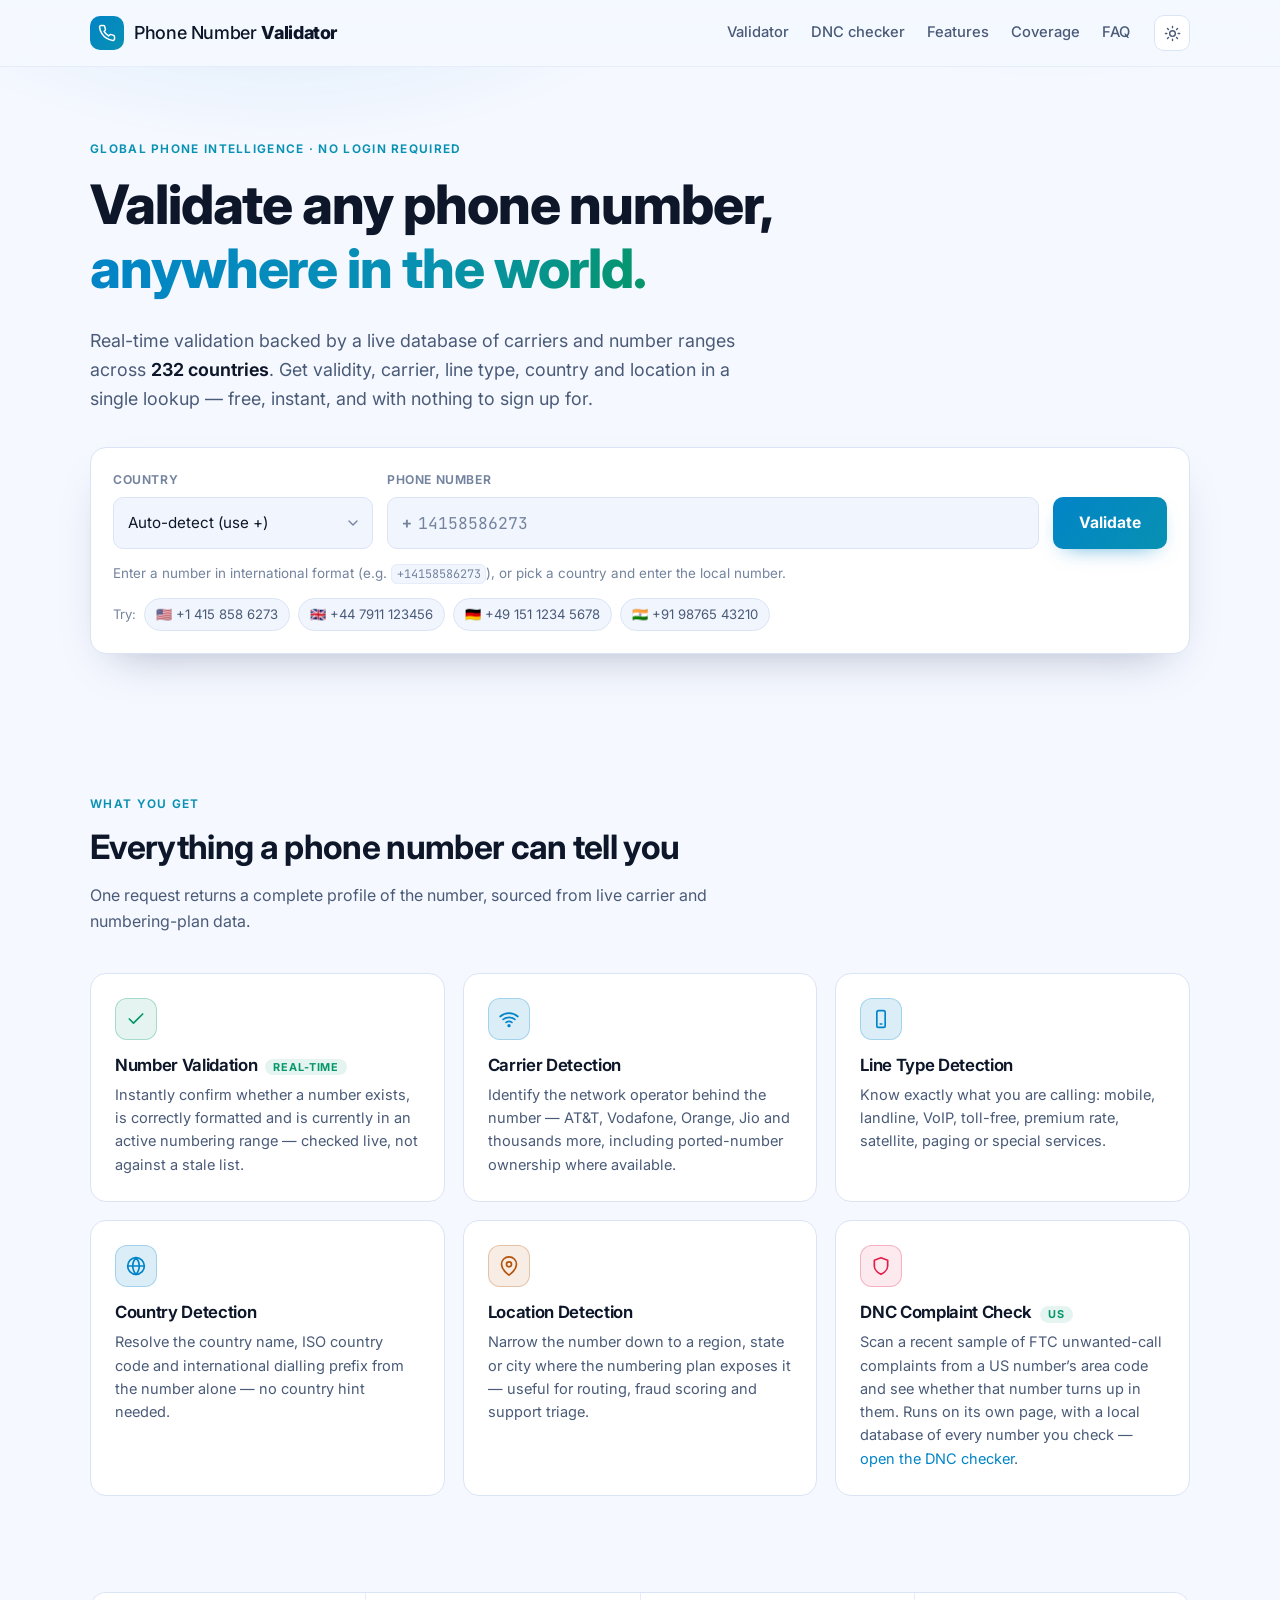
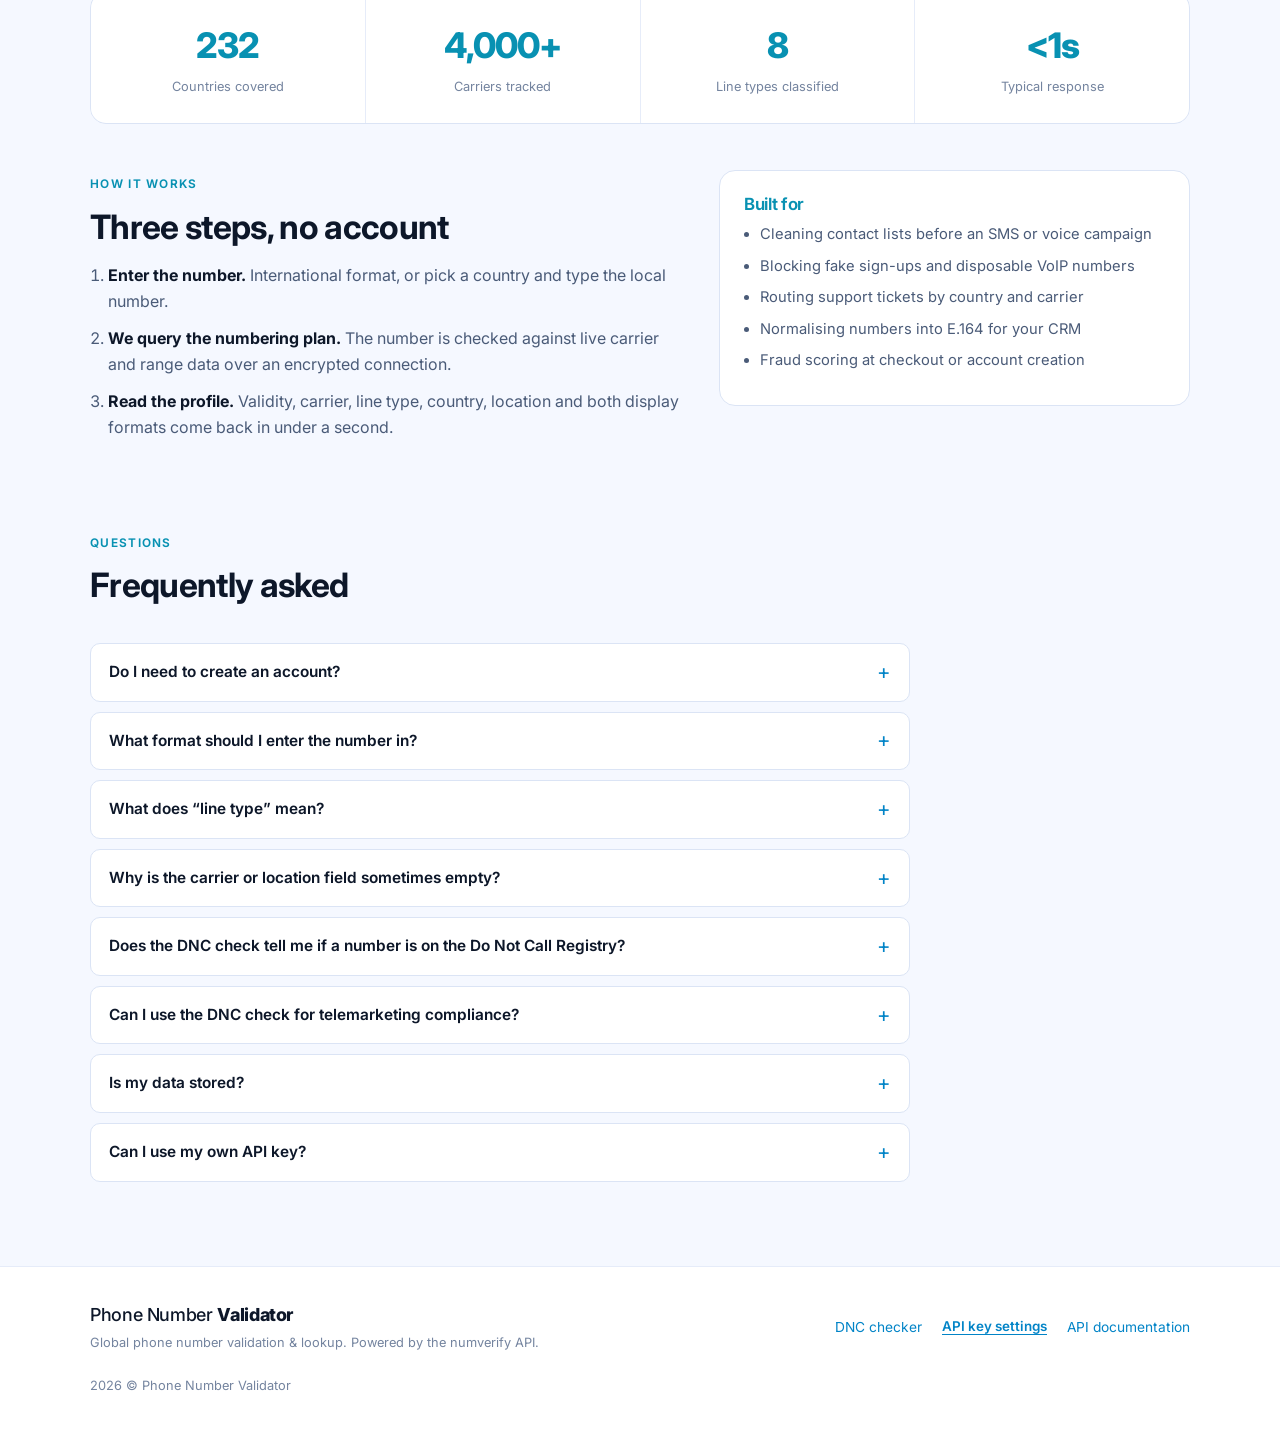
<file: index.html>
<!DOCTYPE html>
<html lang="en">
<head>
<meta charset="utf-8">
<meta name="viewport" content="width=device-width, initial-scale=1">
<title>Phone Number Validator — Global Validation &amp; Lookup</title>
<meta name="description" content="Free global phone number validation and lookup. Real-time validation with carrier detection, line type, country and location data. No login required.">
<meta name="theme-color" content="#0b1120">
<meta property="og:title" content="Phone Number Validator — Global Validation &amp; Lookup">
<meta property="og:description" content="Validate any phone number worldwide in real time. Carrier, line type, country and location detection. No signup.">
<meta property="og:type" content="website">
<link rel="icon" href="data:image/svg+xml,<svg xmlns='http://www.w3.org/2000/svg' viewBox='0 0 100 100'><text y='.9em' font-size='90'>&#128222;</text></svg>">
<link rel="preconnect" href="https://fonts.googleapis.com">
<link rel="preconnect" href="https://fonts.gstatic.com" crossorigin>
<link href="https://fonts.googleapis.com/css2?family=Inter:wght@400;500;600;700;800&family=JetBrains+Mono:wght@400;600&display=swap" rel="stylesheet">
<link rel="stylesheet" href="assets/css/styles.css">
</head>
<body>

<a class="skip-link" href="#validator">Skip to validator</a>

<header class="site-header">
  <div class="wrap header-inner">
    <a class="brand" href="#top">
      <span class="brand-mark" aria-hidden="true">
        <svg viewBox="0 0 24 24" fill="none" stroke="currentColor" stroke-width="2" stroke-linecap="round" stroke-linejoin="round">
          <path d="M22 16.92v3a2 2 0 0 1-2.18 2 19.79 19.79 0 0 1-8.63-3.07 19.5 19.5 0 0 1-6-6A19.79 19.79 0 0 1 2.09 4.18 2 2 0 0 1 4.11 2h3a2 2 0 0 1 2 1.72c.13.96.36 1.9.7 2.81a2 2 0 0 1-.45 2.11L8.09 9.91a16 16 0 0 0 6 6l1.27-1.27a2 2 0 0 1 2.11-.45c.9.34 1.85.57 2.81.7A2 2 0 0 1 22 16.92z"/>
        </svg>
      </span>
      <span class="brand-text">Phone Number <strong>Validator</strong></span>
    </a>

    <nav class="site-nav" aria-label="Primary">
      <a href="#validator">Validator</a>
      <a href="dnc.html">DNC checker</a>
      <a href="#features">Features</a>
      <a href="#coverage">Coverage</a>
      <a href="#faq">FAQ</a>
    </nav>

    <div class="header-actions">
      <button id="themeToggle" class="icon-btn" type="button" aria-label="Toggle colour theme" title="Toggle colour theme">
        <svg class="icon-moon" viewBox="0 0 24 24" fill="none" stroke="currentColor" stroke-width="2" stroke-linecap="round" stroke-linejoin="round"><path d="M21 12.79A9 9 0 1 1 11.21 3 7 7 0 0 0 21 12.79z"/></svg>
        <svg class="icon-sun" viewBox="0 0 24 24" fill="none" stroke="currentColor" stroke-width="2" stroke-linecap="round" stroke-linejoin="round"><circle cx="12" cy="12" r="4"/><path d="M12 2v2M12 20v2M4.9 4.9l1.4 1.4M17.7 17.7l1.4 1.4M2 12h2M20 12h2M4.9 19.1l1.4-1.4M17.7 6.3l1.4-1.4"/></svg>
      </button>
    </div>
  </div>
</header>

<main id="top">

  <!-- ============ HERO / VALIDATOR ============ -->
  <section class="hero" id="validator">
    <div class="hero-glow" aria-hidden="true"></div>
    <div class="wrap">
      <div class="hero-copy">
        <span class="eyebrow">Global phone intelligence · No login required</span>
        <h1>Validate any phone number,<br><span class="grad">anywhere in the world.</span></h1>
        <p class="lede">
          Real-time validation backed by a live database of carriers and number ranges across
          <strong>232 countries</strong>. Get validity, carrier, line type, country and location
          in a single lookup — free, instant, and with nothing to sign up for.
        </p>
      </div>

      <form class="lookup-card" id="lookupForm" novalidate>
        <div class="lookup-row">
          <div class="field field-country">
            <label for="countrySelect">Country</label>
            <div class="select-wrap">
              <select id="countrySelect" name="country">
                <option value="">Auto-detect (use +)</option>
              </select>
              <svg class="chev" viewBox="0 0 24 24" fill="none" stroke="currentColor" stroke-width="2" stroke-linecap="round" stroke-linejoin="round" aria-hidden="true"><path d="M6 9l6 6 6-6"/></svg>
            </div>
          </div>

          <div class="field field-number">
            <label for="numberInput">Phone number</label>
            <div class="input-wrap">
              <span class="prefix" id="dialPrefix" aria-hidden="true">+</span>
              <input id="numberInput" name="number" type="tel" inputmode="tel"
                     autocomplete="tel" spellcheck="false"
                     placeholder="14158586273" aria-describedby="inputHint">
              <button type="button" class="clear-btn" id="clearBtn" aria-label="Clear number" hidden>
                <svg viewBox="0 0 24 24" fill="none" stroke="currentColor" stroke-width="2" stroke-linecap="round"><path d="M18 6L6 18M6 6l12 12"/></svg>
              </button>
            </div>
          </div>

          <button class="btn-primary" id="submitBtn" type="submit">
            <span class="btn-label">Validate</span>
            <span class="spinner" aria-hidden="true"></span>
          </button>
        </div>

        <p class="hint" id="inputHint">
          Enter a number in international format (e.g. <code>+14158586273</code>), or pick a country and
          enter the local number.
        </p>

        <div class="samples">
          <span>Try:</span>
          <button type="button" class="chip" data-sample="14158586273">🇺🇸 +1 415 858 6273</button>
          <button type="button" class="chip" data-sample="447911123456">🇬🇧 +44 7911 123456</button>
          <button type="button" class="chip" data-sample="4915112345678">🇩🇪 +49 151 1234 5678</button>
          <button type="button" class="chip" data-sample="919876543210">🇮🇳 +91 98765 43210</button>
        </div>
      </form>

      <!-- results -->
      <div id="resultRegion" class="result-region" aria-live="polite" aria-atomic="false"></div>
    </div>
  </section>

  <!-- ============ HISTORY ============ -->
  <section class="history-section wrap" id="historySection" hidden>
    <div class="section-head-sm">
      <h2>Recent lookups</h2>
      <button type="button" class="link-btn" id="clearHistory">Clear history</button>
    </div>
    <div class="history-grid" id="historyGrid"></div>
    <p class="micro">Stored only in this browser — never uploaded anywhere.</p>
  </section>

  <!-- ============ FEATURES ============ -->
  <section class="features" id="features">
    <div class="wrap">
      <div class="section-head">
        <span class="eyebrow">What you get</span>
        <h2>Everything a phone number can tell you</h2>
        <p>One request returns a complete profile of the number, sourced from live carrier and numbering-plan data.</p>
      </div>

      <div class="feature-grid">
        <article class="feature">
          <span class="feat-icon i-check" aria-hidden="true">
            <svg viewBox="0 0 24 24" fill="none" stroke="currentColor" stroke-width="2" stroke-linecap="round" stroke-linejoin="round"><path d="M20 6L9 17l-5-5"/></svg>
          </span>
          <h3>Number Validation <em>Real-time</em></h3>
          <p>Instantly confirm whether a number exists, is correctly formatted and is currently in an active numbering range — checked live, not against a stale list.</p>
        </article>

        <article class="feature">
          <span class="feat-icon i-carrier" aria-hidden="true">
            <svg viewBox="0 0 24 24" fill="none" stroke="currentColor" stroke-width="2" stroke-linecap="round" stroke-linejoin="round"><path d="M5 12.55a11 11 0 0 1 14.08 0M1.42 9a16 16 0 0 1 21.16 0M8.53 16.11a6 6 0 0 1 6.95 0"/><circle cx="12" cy="20" r="1"/></svg>
          </span>
          <h3>Carrier Detection</h3>
          <p>Identify the network operator behind the number — AT&amp;T, Vodafone, Orange, Jio and thousands more, including ported-number ownership where available.</p>
        </article>

        <article class="feature">
          <span class="feat-icon i-line" aria-hidden="true">
            <svg viewBox="0 0 24 24" fill="none" stroke="currentColor" stroke-width="2" stroke-linecap="round" stroke-linejoin="round"><rect x="7" y="2" width="10" height="20" rx="2"/><path d="M11 18h2"/></svg>
          </span>
          <h3>Line Type Detection</h3>
          <p>Know exactly what you are calling: mobile, landline, VoIP, toll-free, premium rate, satellite, paging or special services.</p>
        </article>

        <article class="feature">
          <span class="feat-icon i-globe" aria-hidden="true">
            <svg viewBox="0 0 24 24" fill="none" stroke="currentColor" stroke-width="2" stroke-linecap="round" stroke-linejoin="round"><circle cx="12" cy="12" r="10"/><path d="M2 12h20M12 2a15.3 15.3 0 0 1 4 10 15.3 15.3 0 0 1-4 10 15.3 15.3 0 0 1-4-10 15.3 15.3 0 0 1 4-10z"/></svg>
          </span>
          <h3>Country Detection</h3>
          <p>Resolve the country name, ISO country code and international dialling prefix from the number alone — no country hint needed.</p>
        </article>

        <article class="feature">
          <span class="feat-icon i-pin" aria-hidden="true">
            <svg viewBox="0 0 24 24" fill="none" stroke="currentColor" stroke-width="2" stroke-linecap="round" stroke-linejoin="round"><path d="M21 10c0 7-9 13-9 13s-9-6-9-13a9 9 0 0 1 18 0z"/><circle cx="12" cy="10" r="3"/></svg>
          </span>
          <h3>Location Detection</h3>
          <p>Narrow the number down to a region, state or city where the numbering plan exposes it — useful for routing, fraud scoring and support triage.</p>
        </article>

        <article class="feature">
          <span class="feat-icon i-shield" aria-hidden="true">
            <svg viewBox="0 0 24 24" fill="none" stroke="currentColor" stroke-width="2" stroke-linecap="round" stroke-linejoin="round"><path d="M12 22s8-4 8-10V5l-8-3-8 3v7c0 6 8 10 8 10z"/></svg>
          </span>
          <h3>DNC Complaint Check <em>US</em></h3>
          <p>Scan a recent sample of FTC unwanted-call complaints from a US number’s area code and see whether that number turns up in them. Runs on its own page, with a local database of every number you check — <a href="dnc.html">open the DNC checker</a>.</p>
        </article>
      </div>
    </div>
  </section>

  <!-- ============ COVERAGE / STATS ============ -->
  <section class="coverage" id="coverage">
    <div class="wrap">
      <div class="stats">
        <div class="stat"><span class="stat-num" data-count="232">232</span><span class="stat-label">Countries covered</span></div>
        <div class="stat"><span class="stat-num" data-count="4000">4,000+</span><span class="stat-label">Carriers tracked</span></div>
        <div class="stat"><span class="stat-num" data-count="8">8</span><span class="stat-label">Line types classified</span></div>
        <div class="stat"><span class="stat-num">&lt;1s</span><span class="stat-label">Typical response</span></div>
      </div>

      <div class="coverage-body">
        <div>
          <span class="eyebrow">How it works</span>
          <h2>Three steps, no account</h2>
          <ol class="steps">
            <li><strong>Enter the number.</strong> International format, or pick a country and type the local number.</li>
            <li><strong>We query the numbering plan.</strong> The number is checked against live carrier and range data over an encrypted connection.</li>
            <li><strong>Read the profile.</strong> Validity, carrier, line type, country, location and both display formats come back in under a second.</li>
          </ol>
        </div>
        <div class="use-cases">
          <h3>Built for</h3>
          <ul>
            <li>Cleaning contact lists before an SMS or voice campaign</li>
            <li>Blocking fake sign-ups and disposable VoIP numbers</li>
            <li>Routing support tickets by country and carrier</li>
            <li>Normalising numbers into E.164 for your CRM</li>
            <li>Fraud scoring at checkout or account creation</li>
          </ul>
        </div>
      </div>
    </div>
  </section>

  <!-- ============ FAQ ============ -->
  <section class="faq" id="faq">
    <div class="wrap">
      <div class="section-head">
        <span class="eyebrow">Questions</span>
        <h2>Frequently asked</h2>
      </div>
      <div class="faq-list">
        <details>
          <summary>Do I need to create an account?</summary>
          <p>No. There is no login, no signup and no paywall. Open the page and start validating numbers immediately.</p>
        </details>
        <details>
          <summary>What format should I enter the number in?</summary>
          <p>International (E.164) format works best — the country code with or without a leading <code>+</code>, for example <code>+14158586273</code>. If you prefer, choose a country from the dropdown and type the local number; the dialling prefix is added for you.</p>
        </details>
        <details>
          <summary>What does “line type” mean?</summary>
          <p>It is the class of service the number belongs to: <code>mobile</code>, <code>landline</code>, <code>voip</code>, <code>toll_free</code>, <code>premium_rate</code>, <code>satellite</code>, <code>paging</code> or <code>special_services</code>. It is the fastest way to tell whether a number can receive SMS.</p>
        </details>
        <details>
          <summary>Why is the carrier or location field sometimes empty?</summary>
          <p>Coverage depends on what each country's numbering plan publishes. Landlines in many countries expose a region but no carrier; some mobile ranges expose a carrier but no city. An empty field means “not published”, not “invalid”.</p>
        </details>
        <details>
          <summary>Does the DNC check tell me if a number is on the Do Not Call Registry?</summary>
          <p><strong>No</strong>, twice over. First, the National Do Not Call Registry — the list of consumers who opted out of telemarketing — has no public API. Telemarketers reach it by registering at
            <a href="https://telemarketing.donotcall.gov" target="_blank" rel="noopener noreferrer">telemarketing.donotcall.gov</a>
            for an Organization ID and SAN and downloading per-area-code lists; consumers check their own number at
            <a href="https://www.donotcall.gov" target="_blank" rel="noopener noreferrer">donotcall.gov</a>.
            The <a href="dnc.html">DNC checker</a> queries a different FTC dataset: consumer <em>complaints</em> about unwanted calls. Its own page explains the limits in full.</p>
        </details>

        <details>
          <summary>Can I use the DNC check for telemarketing compliance?</summary>
          <p>No — it is not a substitute for scrubbing against the registry, and using it that way would leave you exposed. Complaint data is a reputation signal: useful for spotting known robocallers, screening inbound calls, or checking what a number is already associated with. Lawful outbound calling still requires a registry subscription.</p>
        </details>

        <details>
          <summary>Is my data stored?</summary>
          <p>This site has no backend. Lookups go straight from your browser to the validation API, and your recent-lookup history lives only in your own browser's local storage. Clearing it removes it for good.</p>
        </details>
        <details>
          <summary>Can I use my own API key?</summary>
          <p>Yes. Open <button type="button" class="link-btn" id="openKeyDialog">API key settings</button> and paste your own numverify access key — it is saved in your browser only and takes priority over the built-in demo key.</p>
        </details>
      </div>
    </div>
  </section>
</main>

<footer class="site-footer">
  <div class="wrap footer-inner">
    <div>
      <span class="brand-text">Phone Number <strong>Validator</strong></span>
      <p class="micro">Global phone number validation &amp; lookup. Powered by the numverify API.</p>
    </div>
    <div class="footer-links">
      <a href="dnc.html">DNC checker</a>
      <button type="button" class="link-btn" id="openKeyDialog2">API key settings</button>
      <a href="https://numverify.com/documentation" target="_blank" rel="noopener noreferrer">API documentation</a>
    </div>
  </div>
  <p class="micro legal wrap">2026 © Phone Number Validator</p>
</footer>

<!-- API key dialog -->
<dialog id="keyDialog" class="key-dialog">
  <form method="dialog" id="keyForm">
    <h2>API key settings</h2>
    <p class="micro">Optional. The site ships with a shared demo key that may hit its monthly quota. Paste your own
      <a href="https://numverify.com/product" target="_blank" rel="noopener noreferrer">numverify access key</a>
      to use your own allowance. It is stored in this browser only.</p>
    <label for="keyInput">numverify access key</label>
    <input id="keyInput" type="text" spellcheck="false" autocomplete="off" placeholder="your 32-character access key">
    <label for="dncKeyInput">api.data.gov key <span class="micro">(FTC complaint data)</span></label>
    <input id="dncKeyInput" type="text" spellcheck="false" autocomplete="off" placeholder="your 40-character api.data.gov key">
    <div class="dialog-actions">
      <button type="button" class="btn-ghost" id="keyReset">Use demo key</button>
      <span class="spacer"></span>
      <button type="button" class="btn-ghost" id="keyCancel">Cancel</button>
      <!-- A real submit button so Enter still saves: a form with more than one
           field gets no implicit submission without one. -->
      <button type="submit" class="btn-primary btn-sm" id="keySave">Save</button>
    </div>
  </form>
</dialog>

<script src="assets/js/core.js"></script>
<script src="assets/js/countries.js"></script>
<script src="assets/js/app.js"></script>
</body>
</html>
</file>
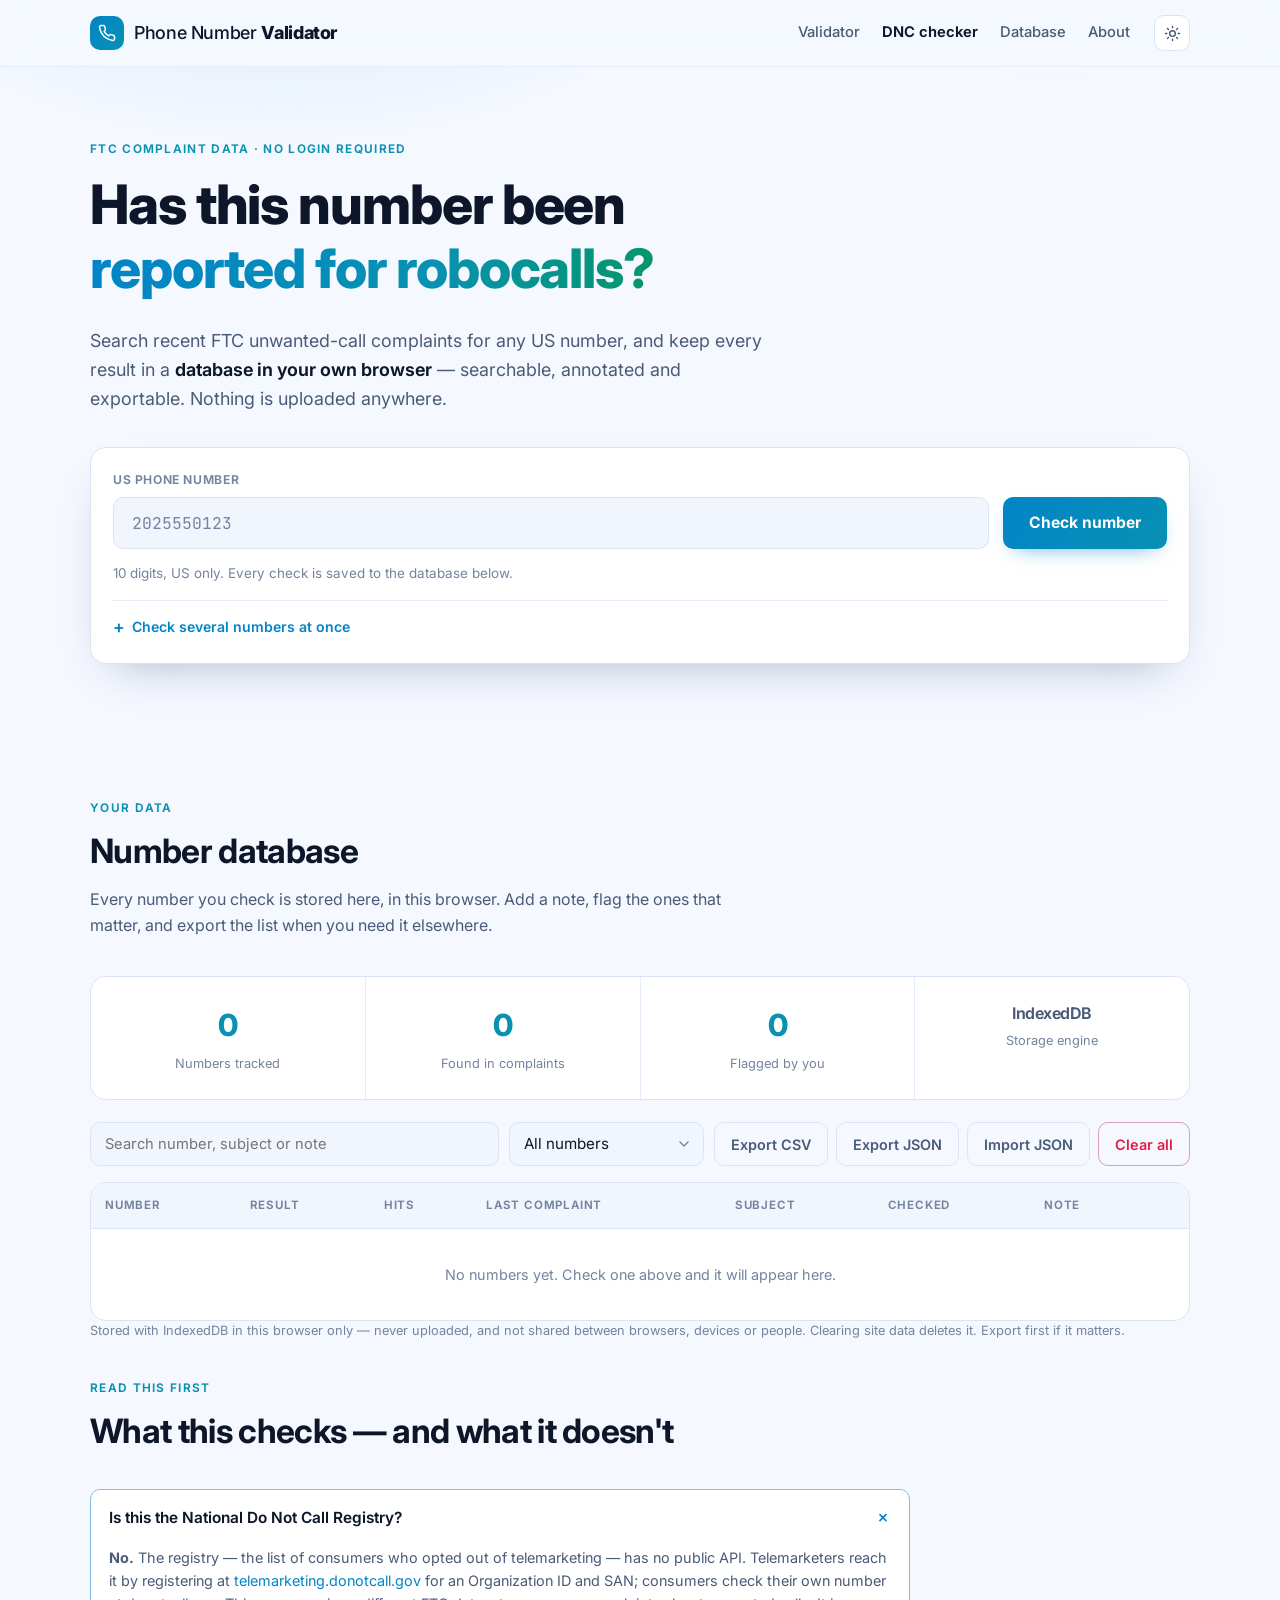
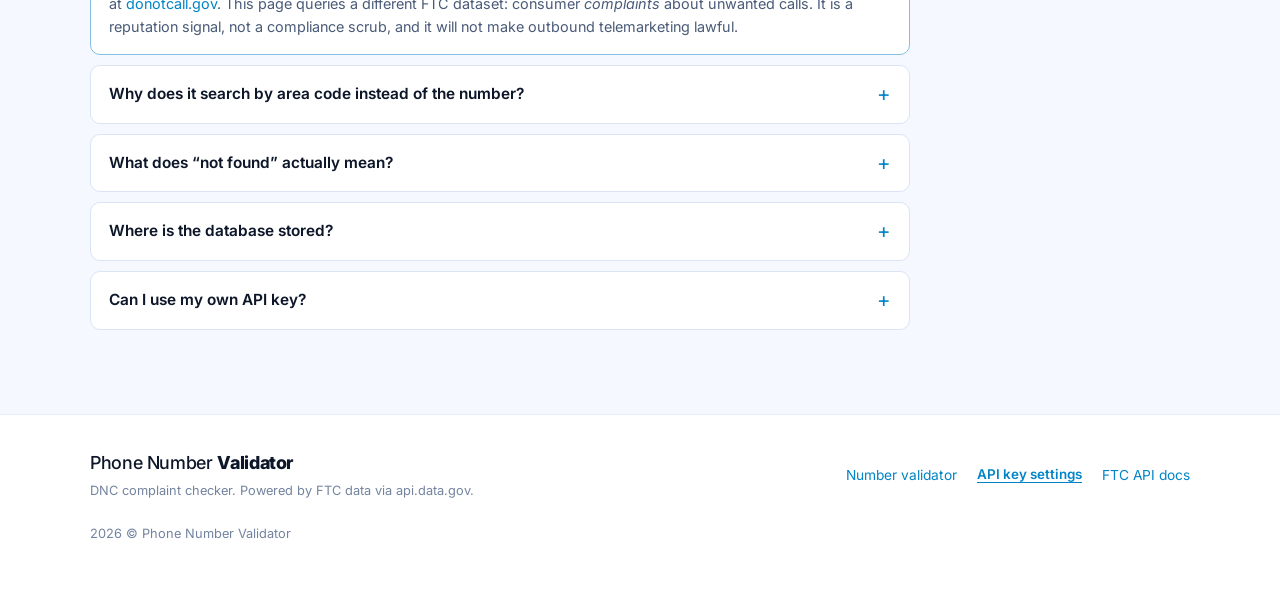
<file: dnc.html>
<!DOCTYPE html>
<html lang="en">
<head>
<meta charset="utf-8">
<meta name="viewport" content="width=device-width, initial-scale=1">
<title>DNC Complaint Checker — Phone Number Validator</title>
<meta name="description" content="Check whether a US phone number appears in recent FTC unwanted-call complaints, and keep a local database of every number you have checked. No login required.">
<meta name="theme-color" content="#0b1120">
<meta property="og:title" content="DNC Complaint Checker">
<meta property="og:description" content="Search recent FTC unwanted-call complaints for a US number and build a local database of your checks.">
<meta property="og:type" content="website">
<link rel="icon" href="data:image/svg+xml,<svg xmlns='http://www.w3.org/2000/svg' viewBox='0 0 100 100'><text y='.9em' font-size='90'>&#128222;</text></svg>">
<link rel="preconnect" href="https://fonts.googleapis.com">
<link rel="preconnect" href="https://fonts.gstatic.com" crossorigin>
<link href="https://fonts.googleapis.com/css2?family=Inter:wght@400;500;600;700;800&family=JetBrains+Mono:wght@400;600&display=swap" rel="stylesheet">
<link rel="stylesheet" href="assets/css/styles.css">
</head>
<body>

<a class="skip-link" href="#checker">Skip to checker</a>

<header class="site-header">
  <div class="wrap header-inner">
    <a class="brand" href="index.html">
      <span class="brand-mark" aria-hidden="true">
        <svg viewBox="0 0 24 24" fill="none" stroke="currentColor" stroke-width="2" stroke-linecap="round" stroke-linejoin="round">
          <path d="M22 16.92v3a2 2 0 0 1-2.18 2 19.79 19.79 0 0 1-8.63-3.07 19.5 19.5 0 0 1-6-6A19.79 19.79 0 0 1 2.09 4.18 2 2 0 0 1 4.11 2h3a2 2 0 0 1 2 1.72c.13.96.36 1.9.7 2.81a2 2 0 0 1-.45 2.11L8.09 9.91a16 16 0 0 0 6 6l1.27-1.27a2 2 0 0 1 2.11-.45c.9.34 1.85.57 2.81.7A2 2 0 0 1 22 16.92z"/>
        </svg>
      </span>
      <span class="brand-text">Phone Number <strong>Validator</strong></span>
    </a>

    <nav class="site-nav" aria-label="Primary">
      <a href="index.html">Validator</a>
      <a href="dnc.html" aria-current="page">DNC checker</a>
      <a href="#database">Database</a>
      <a href="#about">About</a>
    </nav>

    <div class="header-actions">
      <button id="themeToggle" class="icon-btn" type="button" aria-label="Toggle colour theme" title="Toggle colour theme">
        <svg class="icon-moon" viewBox="0 0 24 24" fill="none" stroke="currentColor" stroke-width="2" stroke-linecap="round" stroke-linejoin="round"><path d="M21 12.79A9 9 0 1 1 11.21 3 7 7 0 0 0 21 12.79z"/></svg>
        <svg class="icon-sun" viewBox="0 0 24 24" fill="none" stroke="currentColor" stroke-width="2" stroke-linecap="round" stroke-linejoin="round"><circle cx="12" cy="12" r="4"/><path d="M12 2v2M12 20v2M4.9 4.9l1.4 1.4M17.7 17.7l1.4 1.4M2 12h2M20 12h2M4.9 19.1l1.4-1.4M17.7 6.3l1.4-1.4"/></svg>
      </button>
    </div>
  </div>
</header>

<main id="top">

  <!-- ============ CHECKER ============ -->
  <section class="hero" id="checker">
    <div class="hero-glow" aria-hidden="true"></div>
    <div class="wrap">
      <div class="hero-copy">
        <span class="eyebrow">FTC complaint data · No login required</span>
        <h1>Has this number been<br><span class="grad">reported for robocalls?</span></h1>
        <p class="lede">
          Search recent FTC unwanted-call complaints for any US number, and keep every
          result in a <strong>database in your own browser</strong> — searchable, annotated
          and exportable. Nothing is uploaded anywhere.
        </p>
      </div>

      <form class="lookup-card" id="dncForm" novalidate>
        <div class="lookup-row">
          <div class="field field-number">
            <label for="numberInput">US phone number</label>
            <div class="input-wrap">
              <input id="numberInput" name="number" type="tel" inputmode="tel"
                     autocomplete="off" spellcheck="false"
                     placeholder="2025550123" aria-describedby="inputHint">
              <button type="button" class="clear-btn" id="clearBtn" aria-label="Clear number" hidden>
                <svg viewBox="0 0 24 24" fill="none" stroke="currentColor" stroke-width="2" stroke-linecap="round"><path d="M18 6L6 18M6 6l12 12"/></svg>
              </button>
            </div>
          </div>

          <button class="btn-primary" id="submitBtn" type="submit">
            <span class="btn-label">Check number</span>
            <span class="spinner" aria-hidden="true"></span>
          </button>
        </div>

        <p class="hint" id="inputHint">
          10 digits, US only. Every check is saved to the database below.
        </p>

        <details class="bulk">
          <summary>Check several numbers at once</summary>
          <label for="bulkInput">One number per line (up to 25)</label>
          <textarea id="bulkInput" rows="5" spellcheck="false"
                    placeholder="2025550123&#10;4155551234&#10;3125559999"></textarea>
          <div class="bulk-actions">
            <button type="button" class="btn-ghost" id="bulkRun">Check all</button>
            <span class="micro" id="bulkStatus"></span>
          </div>
        </details>
      </form>

      <div id="resultRegion" class="result-region" aria-live="polite" aria-atomic="false"></div>
    </div>
  </section>

  <!-- ============ DATABASE ============ -->
  <section class="database wrap" id="database">
    <div class="section-head">
      <span class="eyebrow">Your data</span>
      <h2>Number database</h2>
      <p>
        Every number you check is stored here, in this browser. Add a note, flag the ones that
        matter, and export the list when you need it elsewhere.
      </p>
    </div>

    <div class="stats db-stats">
      <div class="stat"><span class="stat-num" id="dbTotal">0</span><span class="stat-label">Numbers tracked</span></div>
      <div class="stat"><span class="stat-num" id="dbReported">0</span><span class="stat-label">Found in complaints</span></div>
      <div class="stat"><span class="stat-num" id="dbFlagged">0</span><span class="stat-label">Flagged by you</span></div>
      <div class="stat"><span class="stat-num" id="dbBackend">—</span><span class="stat-label">Storage engine</span></div>
    </div>

    <div class="db-toolbar">
      <div class="db-search">
        <input id="dbSearch" type="search" placeholder="Search number, subject or note" aria-label="Search the database" spellcheck="false">
      </div>
      <div class="select-wrap db-filter">
        <select id="dbFilter" aria-label="Filter rows">
          <option value="all">All numbers</option>
          <option value="reported">Found in complaints</option>
          <option value="clean">Not found</option>
          <option value="flagged">Flagged</option>
        </select>
        <svg class="chev" viewBox="0 0 24 24" fill="none" stroke="currentColor" stroke-width="2" stroke-linecap="round" stroke-linejoin="round" aria-hidden="true"><path d="M6 9l6 6 6-6"/></svg>
      </div>
      <div class="db-buttons">
        <button type="button" class="btn-ghost" id="dbExportCsv">Export CSV</button>
        <button type="button" class="btn-ghost" id="dbExportJson">Export JSON</button>
        <button type="button" class="btn-ghost" id="dbImport">Import JSON</button>
        <button type="button" class="btn-ghost danger" id="dbClear">Clear all</button>
        <input type="file" id="dbFile" accept="application/json,.json" hidden>
      </div>
    </div>

    <div class="db-wrap">
      <table class="db-table">
        <thead>
          <tr>
            <th scope="col" tabindex="0" data-sort="number">Number</th>
            <th scope="col" tabindex="0" data-sort="reported">Result</th>
            <th scope="col" tabindex="0" data-sort="complaints">Hits</th>
            <th scope="col" tabindex="0" data-sort="lastComplaintDate">Last complaint</th>
            <th scope="col" tabindex="0" data-sort="lastSubject">Subject</th>
            <th scope="col" tabindex="0" data-sort="checkedAt">Checked</th>
            <th scope="col">Note</th>
            <th scope="col"><span class="sr-only">Actions</span></th>
          </tr>
        </thead>
        <tbody id="dbBody"></tbody>
      </table>
      <p class="db-empty" id="dbEmpty">No numbers yet. Check one above and it will appear here.</p>
    </div>

    <p class="micro">
      Stored with IndexedDB in this browser only — never uploaded, and not shared between
      browsers, devices or people. Clearing site data deletes it. Export first if it matters.
    </p>
  </section>

  <!-- ============ ABOUT ============ -->
  <section class="faq" id="about">
    <div class="wrap">
      <div class="section-head">
        <span class="eyebrow">Read this first</span>
        <h2>What this checks — and what it doesn't</h2>
      </div>
      <div class="faq-list">
        <details open>
          <summary>Is this the National Do Not Call Registry?</summary>
          <p><strong>No.</strong> The registry — the list of consumers who opted out of telemarketing — has no public API. Telemarketers reach it by registering at
            <a href="https://telemarketing.donotcall.gov" target="_blank" rel="noopener noreferrer">telemarketing.donotcall.gov</a>
            for an Organization ID and SAN; consumers check their own number at
            <a href="https://www.donotcall.gov" target="_blank" rel="noopener noreferrer">donotcall.gov</a>.
            This page queries a different FTC dataset: consumer <em>complaints</em> about unwanted calls. It is a reputation signal, not a compliance scrub, and it will not make outbound telemarketing lawful.</p>
        </details>
        <details>
          <summary>Why does it search by area code instead of the number?</summary>
          <p>Because the FTC API cannot be filtered by the number that placed the call. Its filters are the created date, state, area code and a robocall flag; the caller's number comes back as a field, never a search key. So the check pulls a recent window of complaints from the number's own area code — up to 50 records, the endpoint's cap — and looks for the number among them.</p>
        </details>
        <details>
          <summary>What does “not found” actually mean?</summary>
          <p>That the number was absent from that sample, and nothing more. The FTC receives hundreds of thousands of complaints a month nationwide, so 50 records from one area code is a thin slice. A <em>hit</em> is strong evidence; a miss is weak evidence, not a clean bill of health.</p>
        </details>
        <details>
          <summary>Where is the database stored?</summary>
          <p>In your browser, using IndexedDB (or localStorage if IndexedDB is unavailable, as in some private windows). It never leaves your machine, is not shared with other people or your other devices, and disappears if you clear the site's data. Use Export to move it somewhere durable.</p>
        </details>
        <details>
          <summary>Can I use my own API key?</summary>
          <p>Yes — open <button type="button" class="link-btn" id="openKeyDialog">API key settings</button> and paste an <a href="https://api.data.gov/signup" target="_blank" rel="noopener noreferrer">api.data.gov</a> key. It is stored in this browser and takes priority over the bundled demo key.</p>
        </details>
      </div>
    </div>
  </section>
</main>

<footer class="site-footer">
  <div class="wrap footer-inner">
    <div>
      <span class="brand-text">Phone Number <strong>Validator</strong></span>
      <p class="micro">DNC complaint checker. Powered by FTC data via api.data.gov.</p>
    </div>
    <div class="footer-links">
      <a href="index.html">Number validator</a>
      <button type="button" class="link-btn" id="openKeyDialog2">API key settings</button>
      <a href="https://www.ftc.gov/developer" target="_blank" rel="noopener noreferrer">FTC API docs</a>
    </div>
  </div>
  <p class="micro legal wrap">2026 © Phone Number Validator</p>
</footer>

<dialog id="keyDialog" class="key-dialog">
  <form method="dialog" id="keyForm">
    <h2>API key settings</h2>
    <p class="micro">Optional. Both keys are stored in this browser only and take priority over the bundled demo keys.</p>
    <label for="keyInput">numverify access key</label>
    <input id="keyInput" type="text" spellcheck="false" autocomplete="off" placeholder="your 32-character access key">
    <label for="dncKeyInput">api.data.gov key <span class="micro">(FTC complaint data)</span></label>
    <input id="dncKeyInput" type="text" spellcheck="false" autocomplete="off" placeholder="your 40-character api.data.gov key">
    <div class="dialog-actions">
      <button type="button" class="btn-ghost" id="keyReset">Use demo keys</button>
      <span class="spacer"></span>
      <button type="button" class="btn-ghost" id="keyCancel">Cancel</button>
      <button type="submit" class="btn-primary btn-sm" id="keySave">Save</button>
    </div>
  </form>
</dialog>

<script src="assets/js/core.js"></script>
<script src="assets/js/dncdb.js"></script>
<script src="assets/js/dncpage.js"></script>
</body>
</html>
</file>
<file: assets/css/styles.css>
/* ============================================================
   Phone Number Validator — Global Validation & Lookup
   ============================================================ */

:root {
  --bg:            #070b16;
  --bg-2:          #0b1120;
  --surface:       #111a2e;
  --surface-2:     #16203a;
  --border:        #1f2b47;
  --border-soft:   #1a2540;
  --text:          #e8eefc;
  --text-dim:      #9fb0cf;
  --text-faint:    #6b7d9e;

  --accent:        #38bdf8;
  --accent-2:      #22d3ee;
  --accent-ink:    #06283d;
  --ok:            #34d399;
  --ok-bg:         rgba(52, 211, 153, .12);
  --bad:           #fb7185;
  --bad-bg:        rgba(251, 113, 133, .12);
  --warn:          #fbbf24;
  --warn-bg:       rgba(251, 191, 36, .12);

  --radius:        16px;
  --radius-sm:     10px;
  --shadow:        0 20px 50px -20px rgba(0, 0, 0, .65);
  --shadow-sm:     0 6px 18px -10px rgba(0, 0, 0, .6);
  --wrap:          1140px;
  --font:          'Inter', -apple-system, BlinkMacSystemFont, 'Segoe UI', Roboto, Helvetica, Arial, sans-serif;
  --mono:          'JetBrains Mono', ui-monospace, SFMono-Regular, Menlo, Consolas, monospace;
}

[data-theme="light"] {
  --bg:            #f5f8ff;
  --bg-2:          #ffffff;
  --surface:       #ffffff;
  --surface-2:     #f1f5fd;
  --border:        #dbe4f5;
  --border-soft:   #e6ecf9;
  --text:          #0d1729;
  --text-dim:      #4a5b78;
  --text-faint:    #74849f;

  --accent:        #0284c7;
  --accent-2:      #0891b2;
  --accent-ink:    #ffffff;
  --ok:            #059669;
  --ok-bg:         rgba(5, 150, 105, .10);
  --bad:           #e11d48;
  --bad-bg:        rgba(225, 29, 72, .09);
  --warn:          #b45309;
  --warn-bg:       rgba(180, 83, 9, .10);

  --shadow:        0 20px 45px -24px rgba(14, 35, 75, .35);
  --shadow-sm:     0 6px 16px -10px rgba(14, 35, 75, .3);
}

* { box-sizing: border-box; }

/* The UA rule for [hidden] loses to any author `display`, and several elements
   toggled from JS carry `display: flex`. */
[hidden] { display: none !important; }

html { scroll-behavior: smooth; }
@media (prefers-reduced-motion: reduce) { html { scroll-behavior: auto; } }

body {
  margin: 0;
  font-family: var(--font);
  background: var(--bg);
  color: var(--text);
  -webkit-font-smoothing: antialiased;
  line-height: 1.6;
}

.wrap { width: 100%; max-width: var(--wrap); margin-inline: auto; padding-inline: 20px; }

/* Keep in-page anchors clear of the sticky header. */
section[id] { scroll-margin-top: 82px; }

h1, h2, h3 { line-height: 1.18; margin: 0 0 .5em; letter-spacing: -.02em; }
h1 { font-size: clamp(2rem, 5vw, 3.4rem); font-weight: 800; }
h2 { font-size: clamp(1.5rem, 3vw, 2.1rem); font-weight: 700; }
h3 { font-size: 1.05rem; font-weight: 650; }
p  { margin: 0 0 1em; }
a  { color: var(--accent); text-decoration: none; }
a:hover { text-decoration: underline; }
code {
  font-family: var(--mono); font-size: .88em;
  background: var(--surface-2); border: 1px solid var(--border-soft);
  padding: .1em .4em; border-radius: 6px;
}

.skip-link {
  position: absolute; left: -9999px; top: 0; z-index: 100;
  background: var(--accent); color: var(--accent-ink); padding: 10px 16px; border-radius: 0 0 8px 0;
}
.skip-link:focus { left: 0; }

:focus-visible { outline: 2px solid var(--accent); outline-offset: 2px; border-radius: 4px; }

.eyebrow {
  display: inline-block; font-size: .74rem; font-weight: 650; letter-spacing: .11em;
  text-transform: uppercase; color: var(--accent-2); margin-bottom: .8rem;
}
.micro { font-size: .8rem; color: var(--text-faint); }

/* ---------------- header ---------------- */
.site-header {
  position: sticky; top: 0; z-index: 40;
  background: color-mix(in srgb, var(--bg) 82%, transparent);
  backdrop-filter: blur(14px);
  border-bottom: 1px solid var(--border-soft);
}
.header-inner { display: flex; align-items: center; gap: 24px; height: 66px; }
.brand { display: inline-flex; align-items: center; gap: 10px; color: var(--text); text-decoration: none; }
.brand:hover { text-decoration: none; }
.brand-mark {
  width: 34px; height: 34px; display: grid; place-items: center; border-radius: 10px;
  background: linear-gradient(135deg, var(--accent), var(--accent-2));
  color: var(--accent-ink);
}
.brand-mark svg { width: 18px; height: 18px; }
.brand-text { font-size: 1.12rem; font-weight: 500; letter-spacing: -.02em; }
.brand-text strong { font-weight: 800; }

.site-nav { display: flex; gap: 22px; margin-left: auto; }
.site-nav a { color: var(--text-dim); font-size: .92rem; font-weight: 500; }
.site-nav a:hover { color: var(--text); text-decoration: none; }

.header-actions { display: flex; align-items: center; gap: 10px; }

.icon-btn {
  width: 36px; height: 36px; display: grid; place-items: center; cursor: pointer;
  border-radius: 10px; border: 1px solid var(--border); background: var(--surface); color: var(--text-dim);
}
.icon-btn:hover { color: var(--text); border-color: var(--accent); }
.icon-btn svg { width: 17px; height: 17px; }
.icon-sun { display: none; }
[data-theme="light"] .icon-sun { display: block; }
[data-theme="light"] .icon-moon { display: none; }

@media (max-width: 900px) { .site-nav { display: none; } .header-actions { margin-left: auto; } }

/* ---------------- hero ---------------- */
.hero { position: relative; padding: 68px 0 40px; overflow: hidden; }
.hero-glow {
  position: absolute; inset: -220px 0 auto 0; height: 620px; pointer-events: none;
  background:
    radial-gradient(620px 320px at 22% 12%, color-mix(in srgb, var(--accent) 26%, transparent), transparent 70%),
    radial-gradient(520px 300px at 82% 4%, color-mix(in srgb, var(--accent-2) 20%, transparent), transparent 70%);
  opacity: .55;
}
.hero .wrap { position: relative; }
.hero-copy { max-width: 720px; }
.grad {
  background: linear-gradient(100deg, var(--accent), var(--accent-2) 60%, var(--ok));
  -webkit-background-clip: text; background-clip: text; color: transparent;
}
.lede { font-size: clamp(1rem, 1.6vw, 1.12rem); color: var(--text-dim); max-width: 62ch; }
.lede strong { color: var(--text); font-weight: 650; }

/* ---------------- lookup card ---------------- */
.lookup-card {
  margin-top: 34px; padding: 22px; border-radius: var(--radius);
  background: var(--surface); border: 1px solid var(--border); box-shadow: var(--shadow);
}
.lookup-row { display: grid; grid-template-columns: minmax(190px, 260px) 1fr auto; gap: 14px; align-items: end; }
/* The DNC page has no country picker, so its input takes that column. Scoped
   above the stacking breakpoint, since this selector would otherwise outrank
   the single-column rule below and re-split the row on phones. */
@media (min-width: 861px) {
  .lookup-row:not(:has(.field-country)) { grid-template-columns: 1fr auto; }
}
.field { display: flex; flex-direction: column; gap: 7px; min-width: 0; }
.field label { font-size: .76rem; font-weight: 650; letter-spacing: .05em; text-transform: uppercase; color: var(--text-faint); }

.select-wrap { position: relative; }
.select-wrap .chev {
  position: absolute; right: 12px; top: 50%; transform: translateY(-50%);
  width: 16px; height: 16px; color: var(--text-faint); pointer-events: none;
}
select, .input-wrap {
  height: 52px; border-radius: var(--radius-sm);
  background: var(--surface-2); border: 1px solid var(--border); color: var(--text);
}
select {
  width: 100%; appearance: none; padding: 0 36px 0 14px;
  font: inherit; font-size: .95rem; cursor: pointer;
}
select:focus { outline: none; border-color: var(--accent); box-shadow: 0 0 0 3px color-mix(in srgb, var(--accent) 22%, transparent); }

.input-wrap { display: flex; align-items: center; padding: 0 8px 0 14px; gap: 2px; transition: border-color .15s, box-shadow .15s; }
.input-wrap:focus-within { border-color: var(--accent); box-shadow: 0 0 0 3px color-mix(in srgb, var(--accent) 22%, transparent); }
.prefix { font-family: var(--mono); font-size: 1.02rem; color: var(--text-faint); font-weight: 600; }
#numberInput {
  flex: 1; min-width: 0; height: 100%; border: 0; background: transparent; color: var(--text);
  font-family: var(--mono); font-size: 1.02rem; font-weight: 600; letter-spacing: .02em; padding: 0 4px;
}
#numberInput:focus { outline: none; }
#numberInput::placeholder { color: var(--text-faint); font-weight: 400; letter-spacing: 0; }
.clear-btn {
  border: 0; background: transparent; color: var(--text-faint); cursor: pointer;
  width: 30px; height: 30px; border-radius: 8px; display: grid; place-items: center; flex: none;
}
.clear-btn:hover { color: var(--text); background: var(--border-soft); }
.clear-btn svg { width: 15px; height: 15px; }

.btn-primary {
  height: 52px; padding: 0 26px; border: 0; border-radius: var(--radius-sm); cursor: pointer;
  background: linear-gradient(135deg, var(--accent), var(--accent-2));
  color: var(--accent-ink); font: inherit; font-size: .98rem; font-weight: 700;
  display: inline-flex; align-items: center; justify-content: center; gap: 10px;
  box-shadow: 0 8px 22px -12px color-mix(in srgb, var(--accent) 80%, transparent);
  transition: transform .12s, filter .15s;
}
.btn-primary:hover { filter: brightness(1.07); }
.btn-primary:active { transform: translateY(1px); }
.btn-primary[disabled] { opacity: .6; cursor: progress; }
.btn-sm { height: 40px; padding: 0 18px; font-size: .9rem; }
.btn-ghost {
  height: 40px; padding: 0 16px; border-radius: var(--radius-sm); cursor: pointer;
  background: transparent; border: 1px solid var(--border); color: var(--text-dim); font: inherit; font-size: .9rem; font-weight: 600;
}
.btn-ghost:hover { color: var(--text); border-color: var(--accent); }

.spinner { display: none; width: 15px; height: 15px; border-radius: 50%; border: 2px solid color-mix(in srgb, var(--accent-ink) 35%, transparent); border-top-color: var(--accent-ink); animation: spin .7s linear infinite; }
.is-loading .spinner { display: block; }
@keyframes spin { to { transform: rotate(360deg); } }

.hint { margin: 14px 0 0; font-size: .84rem; color: var(--text-faint); }
.samples { display: flex; flex-wrap: wrap; align-items: center; gap: 8px; margin-top: 14px; font-size: .82rem; color: var(--text-faint); }
.chip {
  font: inherit; font-size: .82rem; cursor: pointer; padding: 5px 11px; border-radius: 999px;
  background: var(--surface-2); border: 1px solid var(--border); color: var(--text-dim);
}
.chip:hover { border-color: var(--accent); color: var(--text); }

@media (max-width: 860px) {
  .lookup-row { grid-template-columns: 1fr; }
  .btn-primary { width: 100%; }
}

/* ---------------- result ---------------- */
.result-region { margin-top: 20px; }
.result-card {
  border-radius: var(--radius); border: 1px solid var(--border);
  background: var(--surface); box-shadow: var(--shadow); overflow: hidden;
  animation: rise .3s ease both;
}
@keyframes rise { from { opacity: 0; transform: translateY(10px); } }
@media (prefers-reduced-motion: reduce) { .result-card { animation: none; } }

.result-head {
  display: flex; flex-wrap: wrap; align-items: center; gap: 14px;
  padding: 20px 22px; border-bottom: 1px solid var(--border-soft);
}
.verdict {
  display: inline-flex; align-items: center; gap: 9px; font-weight: 700; font-size: .95rem;
  padding: 8px 14px; border-radius: 999px; border: 1px solid transparent; white-space: nowrap;
}
.verdict svg { width: 16px; height: 16px; }
.verdict.ok  { color: var(--ok);  background: var(--ok-bg);  border-color: color-mix(in srgb, var(--ok) 35%, transparent); }
.verdict.bad { color: var(--bad); background: var(--bad-bg); border-color: color-mix(in srgb, var(--bad) 35%, transparent); }
.verdict.warn{ color: var(--warn);background: var(--warn-bg);border-color: color-mix(in srgb, var(--warn) 35%, transparent); }

.result-number { display: flex; align-items: baseline; gap: 12px; flex-wrap: wrap; min-width: 0; }
.result-number .big { font-family: var(--mono); font-size: clamp(1.15rem, 2.6vw, 1.5rem); font-weight: 600; letter-spacing: .01em; word-break: break-all; }
.result-flag { font-size: 1.6rem; line-height: 1; }
.copy-btn {
  margin-left: auto; font: inherit; font-size: .82rem; font-weight: 600; cursor: pointer;
  display: inline-flex; align-items: center; gap: 7px; padding: 8px 13px; border-radius: var(--radius-sm);
  background: var(--surface-2); border: 1px solid var(--border); color: var(--text-dim);
}
.copy-btn:hover { color: var(--text); border-color: var(--accent); }
.copy-btn svg { width: 14px; height: 14px; }

/* Six fields divide evenly into three columns, so the card never ends on a
   half-empty row. */
.result-grid {
  display: grid; grid-template-columns: repeat(3, 1fr);
  gap: 1px; background: var(--border-soft);
}
@media (max-width: 780px) { .result-grid { grid-template-columns: repeat(2, 1fr); } }
@media (max-width: 480px) { .result-grid { grid-template-columns: 1fr; } }
.cell { background: var(--surface); padding: 18px 22px; min-width: 0; }
.cell .k {
  display: flex; align-items: center; gap: 7px;
  font-size: .72rem; font-weight: 650; letter-spacing: .07em; text-transform: uppercase; color: var(--text-faint);
  margin-bottom: 7px;
}
.cell .k svg { width: 13px; height: 13px; }
.cell .v { font-size: 1rem; font-weight: 600; word-break: break-word; }
.cell .v.mono { font-family: var(--mono); font-size: .95rem; }
.cell .v.empty { color: var(--text-faint); font-weight: 400; font-style: italic; }

.badge {
  display: inline-flex; align-items: center; gap: 6px; padding: 3px 10px; border-radius: 999px;
  font-size: .82rem; font-weight: 650; border: 1px solid var(--border);
  background: var(--surface-2); color: var(--text);
}
.badge.mobile     { color: var(--accent-2); border-color: color-mix(in srgb, var(--accent-2) 40%, transparent); background: color-mix(in srgb, var(--accent-2) 12%, transparent); }
.badge.landline   { color: var(--text-dim); }
.badge.voip       { color: var(--warn); border-color: color-mix(in srgb, var(--warn) 40%, transparent); background: var(--warn-bg); }
.badge.toll_free  { color: var(--ok); border-color: color-mix(in srgb, var(--ok) 40%, transparent); background: var(--ok-bg); }
.badge.premium_rate { color: var(--bad); border-color: color-mix(in srgb, var(--bad) 40%, transparent); background: var(--bad-bg); }

/* ---- DNC complaint list ---- */
.complaints { padding: 20px 22px; border-top: 1px solid var(--border-soft); }
.complaints-head {
  margin: 0 0 12px; font-size: .72rem; font-weight: 650; letter-spacing: .07em;
  text-transform: uppercase; color: var(--text-faint);
}
.complaint-list { list-style: none; margin: 0; padding: 0; display: grid; gap: 1px; background: var(--border-soft); border: 1px solid var(--border-soft); border-radius: var(--radius-sm); overflow: hidden; }
.complaint {
  display: grid; grid-template-columns: 96px 1fr auto auto; gap: 12px; align-items: center;
  padding: 11px 14px; background: var(--surface); font-size: .88rem; min-width: 0;
}
.c-date { font-family: var(--mono); font-size: .82rem; color: var(--text-faint); white-space: nowrap; }
.c-subject { font-weight: 550; min-width: 0; overflow-wrap: anywhere; }
.c-where { font-size: .82rem; color: var(--text-faint); white-space: nowrap; }
@media (max-width: 620px) {
  .complaint { grid-template-columns: 1fr auto; gap: 4px 10px; }
  .c-date { grid-column: 1; }
  .c-subject { grid-column: 1 / -1; order: 3; }
  .c-where { grid-column: 2; text-align: right; }
  .complaint .badge { grid-column: 2; order: 4; justify-self: end; }
}

.warn-foot { color: var(--warn); align-items: flex-start; }
.warn-foot svg { width: 17px; height: 17px; flex: none; margin-top: 1px; }
.warn-foot .micro { color: var(--warn); }

.result-foot { padding: 13px 22px; border-top: 1px solid var(--border-soft); background: var(--surface-2); display: flex; flex-wrap: wrap; gap: 12px; align-items: center; }
.result-foot .micro { margin: 0; }
.raw-toggle { margin-left: auto; }
.raw-json {
  margin: 0; padding: 16px 22px; background: var(--bg-2); border-top: 1px solid var(--border-soft);
  font-family: var(--mono); font-size: .8rem; color: var(--text-dim); overflow-x: auto; white-space: pre;
}

/* messages */
.notice {
  display: flex; gap: 13px; align-items: flex-start;
  padding: 16px 18px; border-radius: var(--radius); border: 1px solid var(--border);
  background: var(--surface); box-shadow: var(--shadow-sm); animation: rise .25s ease both;
}
.notice svg { width: 19px; height: 19px; flex: none; margin-top: 2px; }
.notice h3 { margin: 0 0 3px; font-size: .98rem; }
.notice p { margin: 0; font-size: .88rem; color: var(--text-dim); }
.notice.error { border-color: color-mix(in srgb, var(--bad) 40%, var(--border)); color: var(--bad); }
.notice.warn  { border-color: color-mix(in srgb, var(--warn) 40%, var(--border)); color: var(--warn); }

/* ---------------- history ---------------- */
.history-section { padding: 12px 20px 8px; }
.section-head-sm { display: flex; align-items: center; gap: 14px; margin-bottom: 12px; }
.section-head-sm h2 { margin: 0; font-size: 1rem; font-weight: 650; color: var(--text-dim); }
.link-btn {
  font: inherit; font-size: .84rem; font-weight: 600; color: var(--accent);
  background: none; border: 0; padding: 0; cursor: pointer; text-decoration: underline; text-underline-offset: 3px;
}
.history-grid { display: grid; grid-template-columns: repeat(auto-fill, minmax(230px, 1fr)); gap: 10px; }
.hist-item {
  display: flex; align-items: center; gap: 11px; text-align: left; cursor: pointer;
  padding: 11px 13px; border-radius: var(--radius-sm); border: 1px solid var(--border);
  background: var(--surface); color: var(--text); font: inherit; min-width: 0;
}
.hist-item:hover { border-color: var(--accent); }
.hist-flag { font-size: 1.25rem; line-height: 1; flex: none; }
.hist-body { min-width: 0; }
.hist-num { font-family: var(--mono); font-size: .88rem; font-weight: 600; overflow: hidden; text-overflow: ellipsis; white-space: nowrap; }
.hist-meta { font-size: .74rem; color: var(--text-faint); overflow: hidden; text-overflow: ellipsis; white-space: nowrap; }
.hist-dot { width: 8px; height: 8px; border-radius: 50%; flex: none; margin-left: auto; }
.hist-dot.ok { background: var(--ok); }
.hist-dot.bad { background: var(--bad); }

/* ---------------- features ---------------- */
.features { padding: 76px 0 20px; }
.section-head { max-width: 640px; margin-bottom: 38px; }
.section-head p { color: var(--text-dim); margin: 0; }
.feature-grid { display: grid; grid-template-columns: repeat(auto-fit, minmax(290px, 1fr)); gap: 18px; }
.feature {
  padding: 24px; border-radius: var(--radius); border: 1px solid var(--border);
  background: var(--surface); transition: border-color .18s, transform .18s;
}
.feature:hover { border-color: color-mix(in srgb, var(--accent) 45%, var(--border)); transform: translateY(-3px); }
.feature h3 { display: flex; flex-wrap: wrap; align-items: baseline; gap: 8px; }
.feature h3 em {
  font-style: normal; font-size: .68rem; font-weight: 700; letter-spacing: .08em; text-transform: uppercase;
  color: var(--ok); background: var(--ok-bg); padding: 2px 8px; border-radius: 999px;
}
.feature p { margin: 0; font-size: .91rem; color: var(--text-dim); }
.feat-icon {
  display: grid; place-items: center; width: 42px; height: 42px; border-radius: 12px; margin-bottom: 16px;
  background: color-mix(in srgb, var(--accent) 14%, transparent); color: var(--accent);
  border: 1px solid color-mix(in srgb, var(--accent) 26%, transparent);
}
.feat-icon svg { width: 20px; height: 20px; }
.feat-icon.i-check { background: var(--ok-bg); color: var(--ok); border-color: color-mix(in srgb, var(--ok) 28%, transparent); }
.feat-icon.i-pin { background: var(--warn-bg); color: var(--warn); border-color: color-mix(in srgb, var(--warn) 28%, transparent); }
.feat-icon.i-shield { background: var(--bad-bg); color: var(--bad); border-color: color-mix(in srgb, var(--bad) 28%, transparent); }

/* ---------------- coverage ---------------- */
.coverage { padding: 76px 0; }
.stats {
  display: grid; grid-template-columns: repeat(auto-fit, minmax(150px, 1fr)); gap: 1px;
  background: var(--border-soft); border: 1px solid var(--border); border-radius: var(--radius); overflow: hidden;
  margin-bottom: 46px;
}
.stat { background: var(--surface); padding: 24px 20px; text-align: center; }
.stat-num { display: block; font-size: clamp(1.6rem, 3.4vw, 2.2rem); font-weight: 800; letter-spacing: -.03em; color: var(--accent-2); }
.stat-label { font-size: .8rem; color: var(--text-faint); }

.coverage-body { display: grid; grid-template-columns: 1.25fr 1fr; gap: 40px; align-items: start; }
.steps { margin: 0; padding-left: 1.1em; color: var(--text-dim); }
.steps li { margin-bottom: 12px; }
.steps strong { color: var(--text); }
.use-cases {
  padding: 24px; border-radius: var(--radius); border: 1px solid var(--border); background: var(--surface);
}
.use-cases h3 { margin-top: 0; color: var(--accent-2); }
.use-cases ul { margin: 0; padding-left: 1.1em; color: var(--text-dim); font-size: .92rem; }
.use-cases li { margin-bottom: 8px; }
@media (max-width: 820px) { .coverage-body { grid-template-columns: 1fr; gap: 28px; } }

/* ---------------- faq ---------------- */
.faq { padding: 0 0 84px; }
.faq-list { display: grid; gap: 10px; max-width: 820px; }
.faq details {
  border: 1px solid var(--border); border-radius: var(--radius-sm); background: var(--surface);
  padding: 0 18px; transition: border-color .15s;
}
.faq details[open] { border-color: color-mix(in srgb, var(--accent) 40%, var(--border)); }
.faq summary {
  cursor: pointer; padding: 16px 0; font-weight: 620; font-size: .96rem; list-style: none;
  display: flex; align-items: center; justify-content: space-between; gap: 12px;
}
.faq summary::-webkit-details-marker { display: none; }
.faq summary::after {
  content: '+'; font-size: 1.3rem; font-weight: 400; color: var(--accent); line-height: 1; flex: none;
  transition: transform .2s;
}
.faq details[open] summary::after { transform: rotate(45deg); }
.faq details p { margin: 0 0 16px; font-size: .9rem; color: var(--text-dim); }

/* ---------------- footer ---------------- */
.site-footer { border-top: 1px solid var(--border-soft); padding: 34px 0 44px; background: var(--bg-2); }
.footer-inner { display: flex; flex-wrap: wrap; gap: 20px; align-items: center; justify-content: space-between; }
.footer-inner .micro { margin: 4px 0 0; }
.footer-links { display: flex; gap: 20px; font-size: .86rem; align-items: center; }
.legal { margin-top: 22px; }

/* ---------------- dialog ---------------- */
.key-dialog {
  border: 1px solid var(--border); border-radius: var(--radius); background: var(--surface); color: var(--text);
  max-width: 460px; width: calc(100% - 32px); padding: 24px; box-shadow: var(--shadow);
}
.key-dialog::backdrop { background: rgba(4, 8, 18, .6); backdrop-filter: blur(3px); }
.key-dialog h2 { font-size: 1.15rem; }
.key-dialog label { display: block; font-size: .76rem; font-weight: 650; letter-spacing: .05em; text-transform: uppercase; color: var(--text-faint); margin: 16px 0 7px; }
.key-dialog input {
  width: 100%; height: 46px; padding: 0 13px; border-radius: var(--radius-sm);
  background: var(--surface-2); border: 1px solid var(--border); color: var(--text);
  font-family: var(--mono); font-size: .9rem;
}
.key-dialog input:focus { outline: none; border-color: var(--accent); box-shadow: 0 0 0 3px color-mix(in srgb, var(--accent) 22%, transparent); }
.dialog-actions { display: flex; gap: 10px; align-items: center; margin-top: 20px; }
.dialog-actions .spacer { flex: 1; }
@media (max-width: 480px) {
  .dialog-actions { flex-wrap: wrap; }
  .dialog-actions .spacer { display: none; }
}

/* toast */
.toast {
  position: fixed; left: 50%; bottom: 26px; transform: translateX(-50%);
  background: var(--surface); border: 1px solid var(--border); color: var(--text);
  padding: 11px 18px; border-radius: 999px; box-shadow: var(--shadow); font-size: .88rem; font-weight: 600;
  z-index: 60; animation: toastIn .25s ease both;
}
@keyframes toastIn { from { opacity: 0; transform: translate(-50%, 10px); } }

/* ============================================================
   DNC checker page
   ============================================================ */
.sr-only {
  position: absolute; width: 1px; height: 1px; padding: 0; margin: -1px;
  overflow: hidden; clip: rect(0 0 0 0); white-space: nowrap; border: 0;
}
.site-nav a[aria-current="page"] { color: var(--text); font-weight: 650; }

/* ---- bulk check ---- */
.bulk { margin-top: 16px; border-top: 1px solid var(--border-soft); padding-top: 14px; }
.bulk summary {
  cursor: pointer; font-size: .88rem; font-weight: 600; color: var(--accent);
  list-style: none; display: inline-flex; align-items: center; gap: 7px;
}
.bulk summary::-webkit-details-marker { display: none; }
.bulk summary::before { content: '+'; font-size: 1.1rem; line-height: 1; }
.bulk[open] summary::before { content: '−'; }
.bulk label {
  display: block; margin: 14px 0 7px;
  font-size: .76rem; font-weight: 650; letter-spacing: .05em; text-transform: uppercase; color: var(--text-faint);
}
.bulk textarea {
  width: 100%; padding: 12px 14px; border-radius: var(--radius-sm); resize: vertical;
  background: var(--surface-2); border: 1px solid var(--border); color: var(--text);
  font-family: var(--mono); font-size: .92rem; line-height: 1.7;
}
.bulk textarea:focus { outline: none; border-color: var(--accent); box-shadow: 0 0 0 3px color-mix(in srgb, var(--accent) 22%, transparent); }
.bulk-actions { display: flex; align-items: center; gap: 12px; margin-top: 12px; flex-wrap: wrap; }

.saved-chip {
  display: inline-flex; align-items: center; gap: 6px; margin-left: auto;
  font-size: .78rem; font-weight: 600; padding: 6px 12px; border-radius: 999px;
  color: var(--ok); background: var(--ok-bg);
  border: 1px solid color-mix(in srgb, var(--ok) 35%, transparent);
}
.saved-chip svg { width: 13px; height: 13px; }

/* ---- database ---- */
.database { padding: 70px 20px 20px; }
.db-stats { margin-bottom: 22px; }
.db-stats .stat-num { font-size: clamp(1.4rem, 3vw, 1.9rem); }
#dbBackend { font-size: 1rem; font-weight: 650; color: var(--text-dim); }

.db-toolbar { display: flex; flex-wrap: wrap; gap: 10px; align-items: center; margin-bottom: 16px; }
.db-search { flex: 1 1 240px; min-width: 0; }
.db-search input {
  width: 100%; height: 44px; padding: 0 14px; border-radius: var(--radius-sm);
  background: var(--surface-2); border: 1px solid var(--border); color: var(--text);
  font: inherit; font-size: .92rem;
}
.db-search input:focus { outline: none; border-color: var(--accent); box-shadow: 0 0 0 3px color-mix(in srgb, var(--accent) 22%, transparent); }
.db-filter { flex: 0 0 auto; }
.db-filter select { height: 44px; min-width: 180px; }
.db-buttons { display: flex; flex-wrap: wrap; gap: 8px; margin-left: auto; }
.db-buttons .btn-ghost { height: 44px; }
.btn-ghost.danger { color: var(--bad); border-color: color-mix(in srgb, var(--bad) 35%, var(--border)); }
.btn-ghost.danger:hover { border-color: var(--bad); }

.db-wrap {
  border: 1px solid var(--border); border-radius: var(--radius);
  background: var(--surface); overflow-x: auto;
}
.db-table { width: 100%; border-collapse: collapse; font-size: .9rem; min-width: 860px; }
.db-table th {
  text-align: left; padding: 13px 14px; white-space: nowrap; cursor: pointer; user-select: none;
  font-size: .72rem; font-weight: 650; letter-spacing: .07em; text-transform: uppercase;
  color: var(--text-faint); background: var(--surface-2);
  border-bottom: 1px solid var(--border);
}
.db-table th:hover { color: var(--text); }
.db-table th[data-dir]::after { content: ' ▲'; font-size: .7em; }
.db-table th[data-dir="desc"]::after { content: ' ▼'; }
.db-table th:last-child { cursor: default; }
.db-table td { padding: 11px 14px; border-bottom: 1px solid var(--border-soft); vertical-align: middle; }
.db-table tr:last-child td { border-bottom: 0; }
.db-table tr.is-flagged td { background: color-mix(in srgb, var(--warn) 7%, transparent); }
.db-table td.mono { font-family: var(--mono); font-size: .86rem; white-space: nowrap; }
.db-table td .badge { white-space: nowrap; }

.db-note {
  width: 100%; min-width: 130px; padding: 6px 9px; border-radius: 7px;
  background: transparent; border: 1px solid transparent; color: var(--text);
  font: inherit; font-size: .85rem;
}
.db-note:hover { border-color: var(--border); }
.db-note:focus { outline: none; background: var(--surface-2); border-color: var(--accent); }

.db-actions { white-space: nowrap; text-align: right; }
.icon-mini {
  width: 30px; height: 30px; margin-left: 3px; cursor: pointer; font-size: .95rem; line-height: 1;
  border-radius: 7px; border: 1px solid transparent; background: transparent; color: var(--text-faint);
}
.icon-mini:hover { color: var(--text); border-color: var(--border); background: var(--surface-2); }
.icon-mini.danger:hover { color: var(--bad); border-color: color-mix(in srgb, var(--bad) 40%, transparent); }

.db-empty { padding: 34px 20px; text-align: center; color: var(--text-faint); font-size: .9rem; margin: 0; }

@media (max-width: 720px) {
  .db-buttons { margin-left: 0; width: 100%; }
  .db-buttons .btn-ghost { flex: 1 1 auto; }
  .db-filter select { width: 100%; }
  .db-filter { flex: 1 1 100%; }
}
</file>
